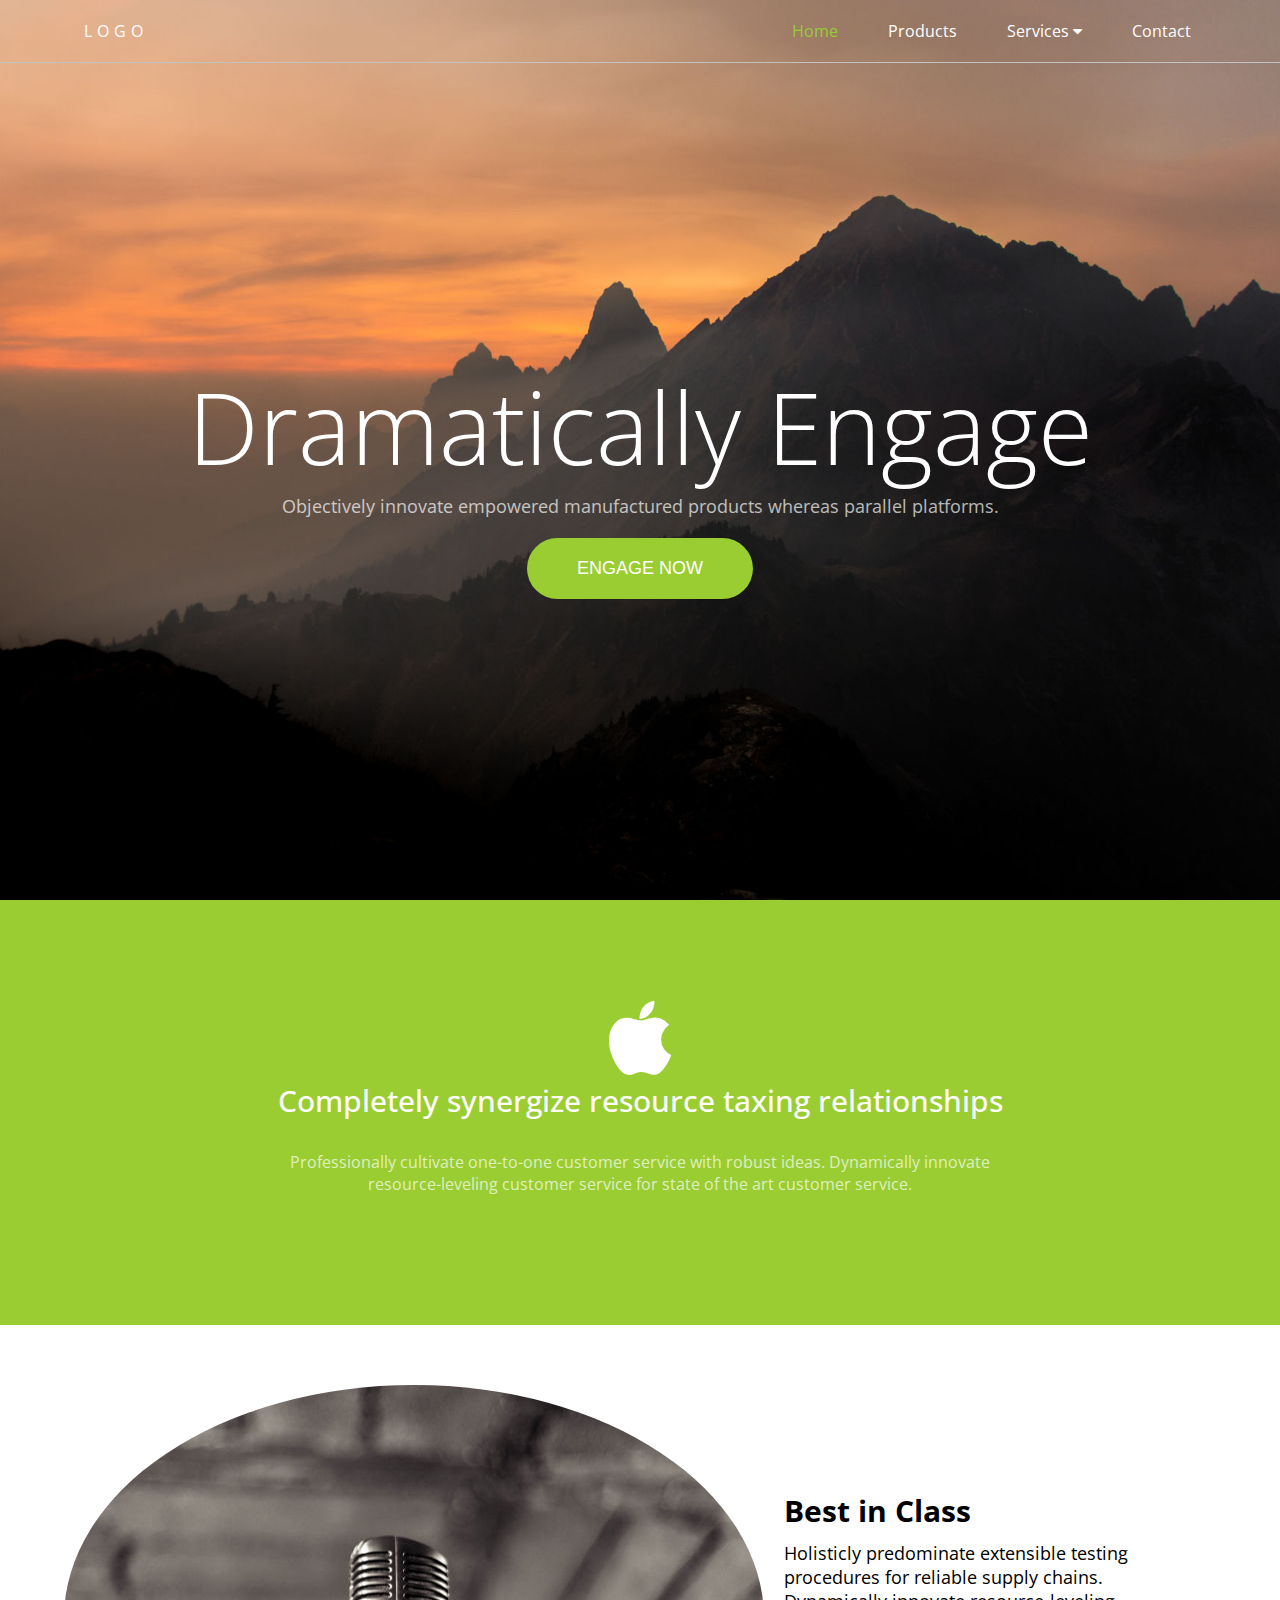
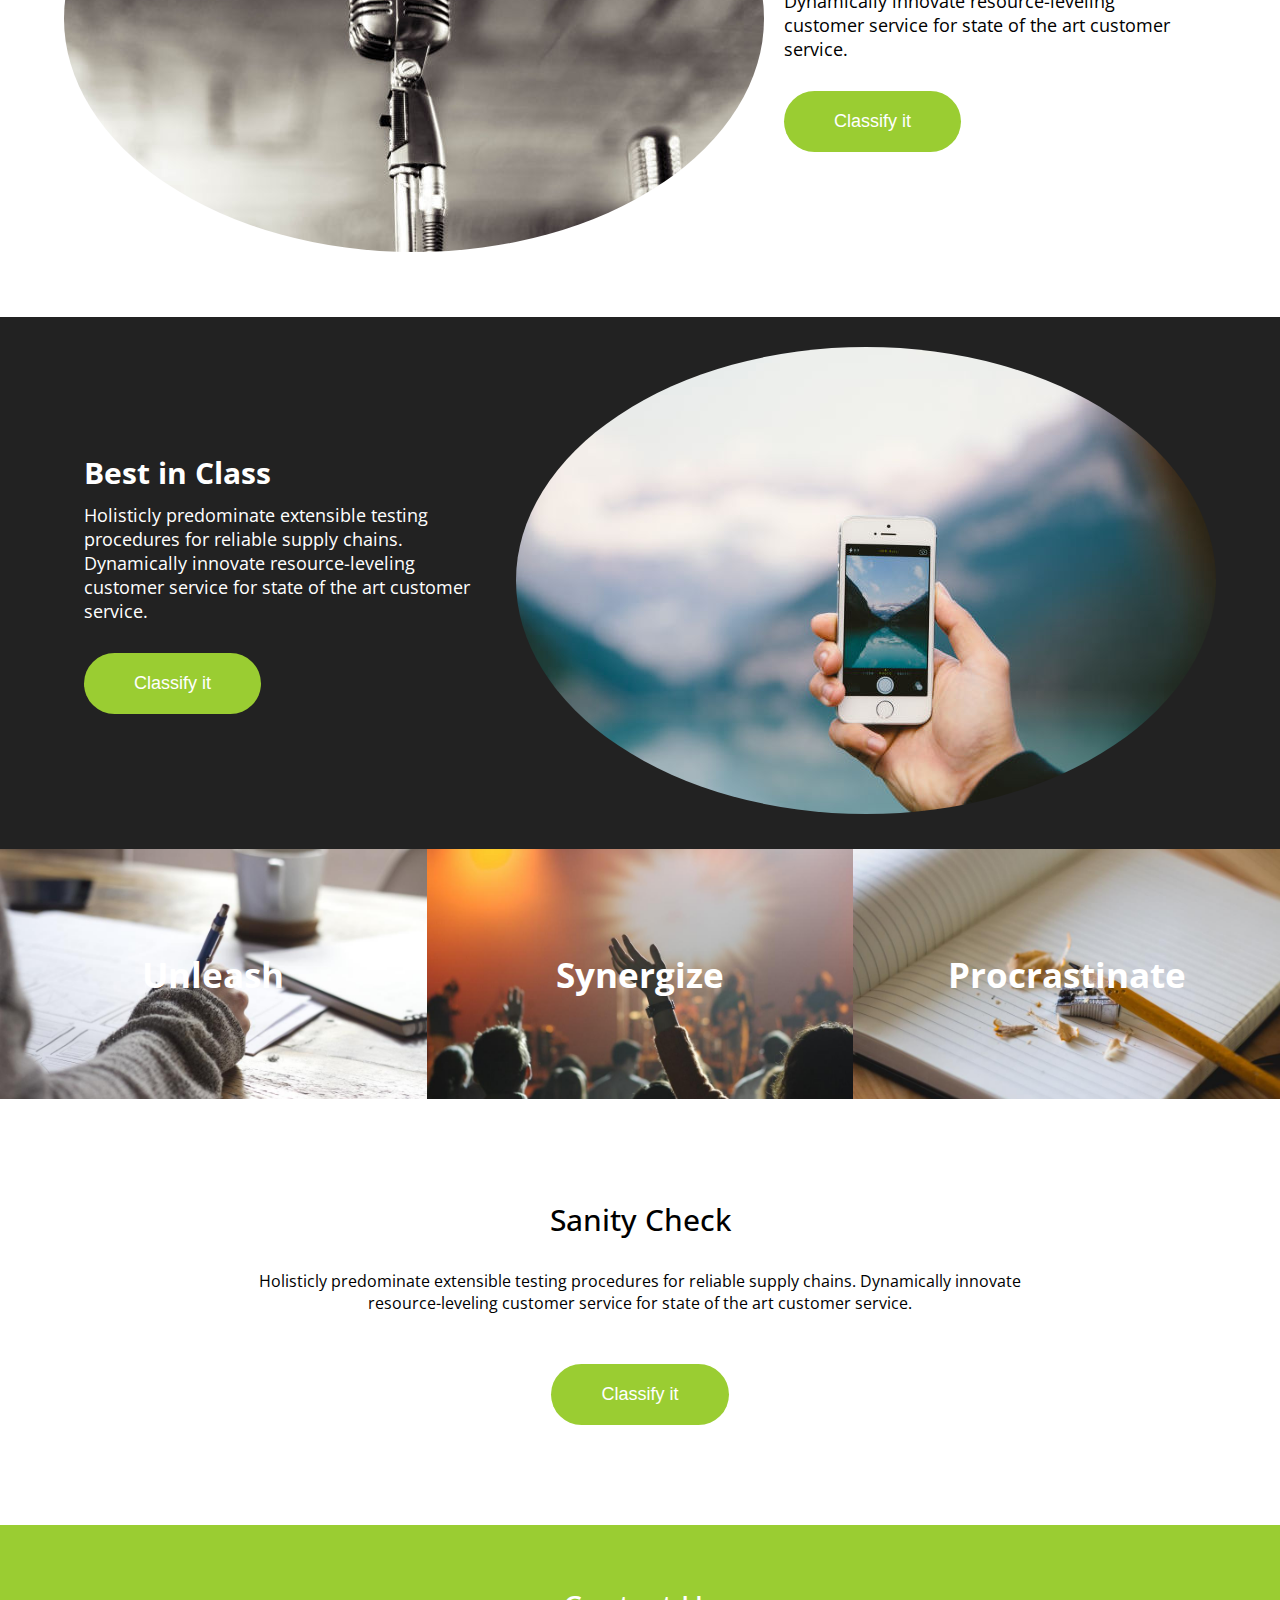
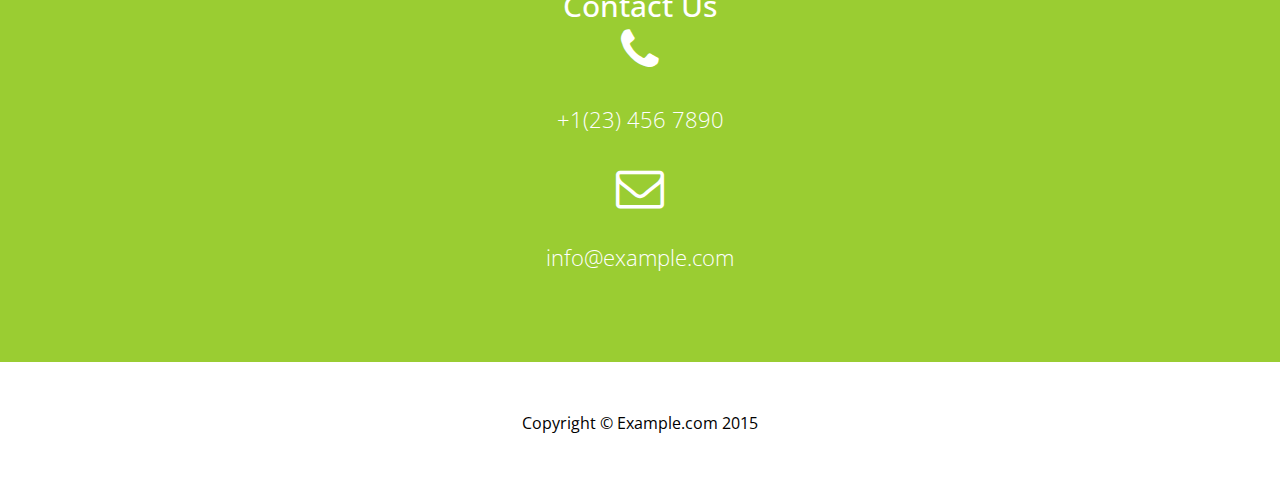
<file: bussiness_2/index.html>
<!DOCTYPE html>
<html lang="en">

<head>
    <meta charset="UTF-8">
    <meta name="viewport" content="width=device-width, initial-scale=1.0">
    <meta http-equiv="X-UA-Compatible" content="ie=edge">
    <title>Bushiness 2</title>
    <link rel='stylesheet' href='https://cdnjs.cloudflare.com/ajax/libs/font-awesome/4.7.0/css/font-awesome.min.css' />
    <link rel="stylesheet" href="./css/main.css">
</head>

<body>
    <header class="header">
        <nav class="main--navbar">
            <div class="logo">
                <a>Logo</a>
            </div>
            <div>
                <ul class="menu">
                    <li class="menu__item">
                        <a class="active" href="#">Home</a>
                    </li>
                    <li class="menu__item">
                        <a href="#">Products</a>
                    </li>
                    <li class="menu__item dropdown">
                        <a href="#">Services</a>
                        <i class="fa fa-caret-down dropdown__icon"></i>
                        <ul class="menu__dropdown">
                            <li class="dropdown__item">
                                <a href="#">Engage</a>
                            </li>
                            <li class="dropdown__item">
                                <a href="#">Pontificate</a>
                            </li>
                            <li class="dropdown__item">
                                <a href="#">Synergize</a>
                            </li>
                        </ul>
                    </li>
                    <li class="menu__item">
                        <a href="#">Contact</a>
                    </li>
                </ul>
            </div>
        </nav>
        <div class="header__content">
            <h1 class="header__heading">Dramatically Engage</h1>
            <p class="header__text">Objectively innovate empowered manufactured products whereas parallel platforms.</p>
            <button class="header__btn">ENGAGE NOW</button>
        </div>
    </header>
    <section class="sec sec--green">
        <div class="white--icon">
            <i class="fa fa-apple fa-5x"></i>
        </div>
        <h3 class="heading">Completely synergize resource taxing relationships</h3>
        <p class="text">Professionally cultivate one-to-one customer service with robust ideas. Dynamically innovate
            resource-leveling customer service for state of the art customer service.</p>
    </section>

    <section class="feature">
        <div class="feature__img">
            <img src="./img/microphone.jpg" alt="">
        </div>
        <div class="feature__text">
            <h4>Best in Class</h4>
            <p>Holisticly predominate extensible testing procedures for reliable supply chains. Dynamically innovate
                resource-leveling customer service for state of the art customer service.</p>
            <button class="feature__btn">Classify it</button>
        </div>
    </section>
    <section class="feature feature--black">
        <div class="feature__text">
            <h4>Best in Class</h4>
            <p>Holisticly predominate extensible testing procedures for reliable supply chains. Dynamically innovate
                resource-leveling customer service for state of the art customer service.</p>
            <button class="feature__btn">Classify it</button>
        </div>
        <div class="feature__img">
            <img src="./img/iphone.jpg" alt="">
        </div>
    </section>

    <section class="services--sec">
        <div class="bg service--item">
            <h3>Unleash</h3>
        </div>
        <div class="bg service--item">
            <h3>Synergize</h3>
        </div>
        <div class="bg service--item">
            <h3>Procrastinate</h3>
        </div>
    </section>

    <section class="sec">
        <h3 class="heading"> Sanity Check</h3>
        <p class="text">Holisticly predominate extensible testing procedures for reliable supply chains. Dynamically
            innovate resource-leveling customer service for state of the art customer service.</p>
        <button class="sec__btn">Classify it</button>
    </section>

    <section class="contactus">
        <h3 class="heading">Contact Us</h3>
        <div>
            <i class="fa fa-phone fa-3x white--icon"></i>
        </div>
        <p class="text"> +1(23) 456 7890</p>
        <div>
            <i class="fa fa-envelope-o fa-3x white--icon"></i>
        </div>
        <p class="text"> info@example.com</p>
    </section>

    <footer class="footer">
        Copyright © Example.com 2015
    </footer>
</body>

</html>
</file>
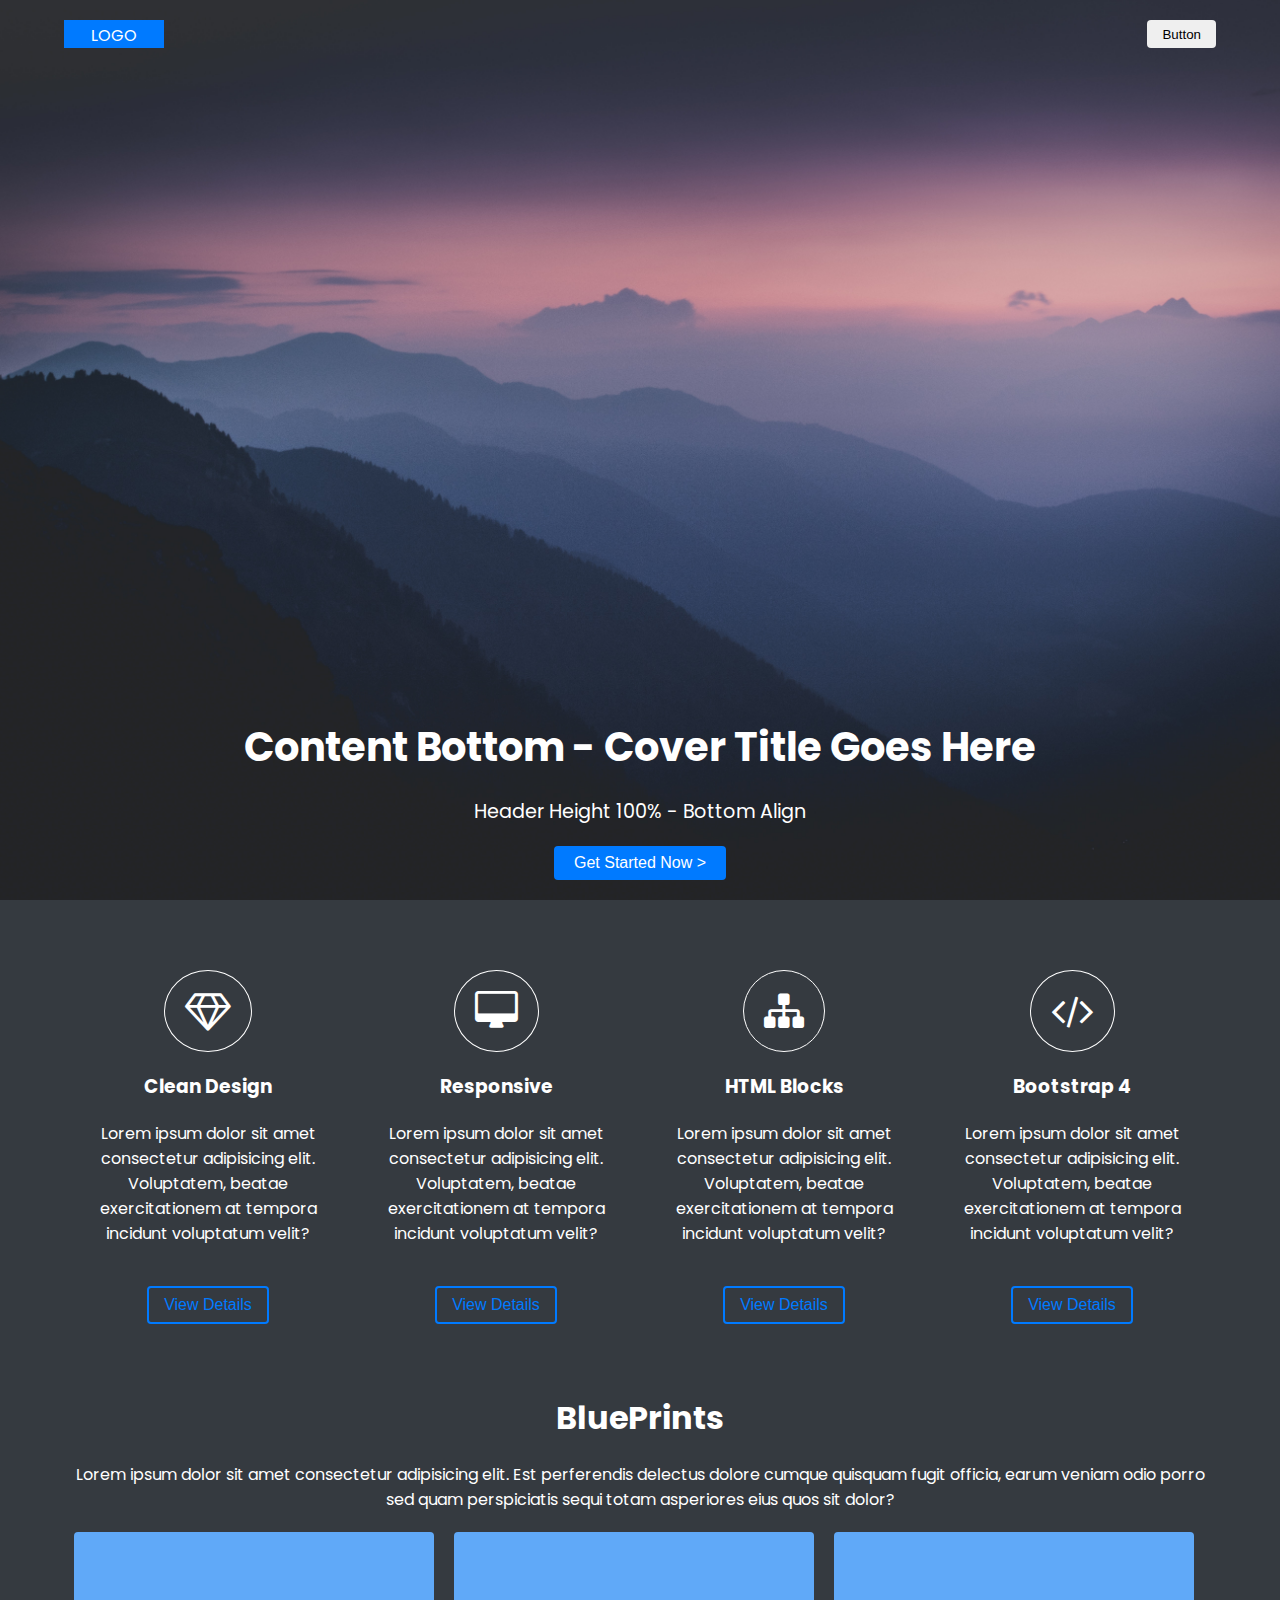
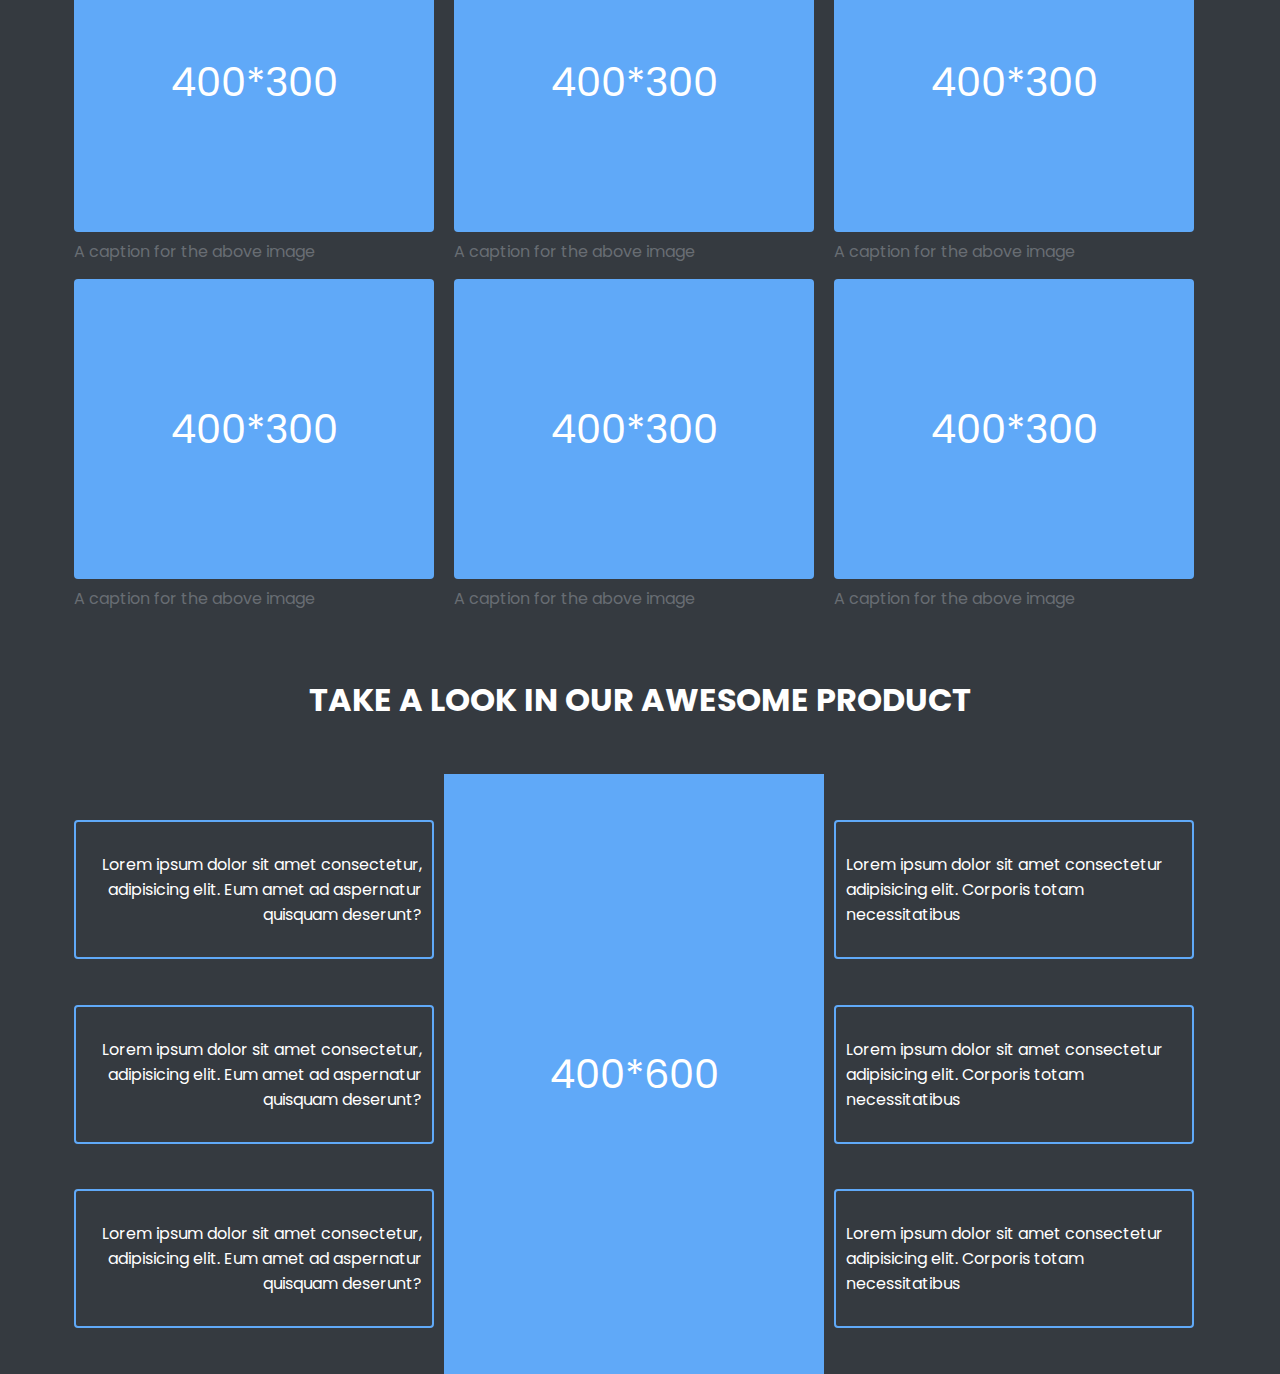
<file: example/index.html>
<!DOCTYPE html>
<html lang="en">

<head>
    <meta charset="UTF-8">
    <meta name="viewport" content="width=device-width, initial-scale=1.0">
    <meta http-equiv="X-UA-Compatible" content="ie=edge">
    <title>Example | Landing Page</title>
    <link href="https://fonts.googleapis.com/css?family=Poppins:400,600,700&display=swap" rel="stylesheet">
    <link rel='stylesheet' href='https://cdnjs.cloudflare.com/ajax/libs/font-awesome/4.7.0/css/font-awesome.min.css' />
    <link rel="stylesheet" href="./css/main.css">
</head>

<body>
    <header class="header d-flex justify-content-between flex-column">
        <nav class="header--nav d-flex justify-content-between">
            <div class="header--nav__logo">logo</div>
            <button class="header--nav__button button">Button</button>
        </nav>
        <section class="header--content text-center">
            <h1>Content Bottom - Cover Title Goes Here</h1>
            <p>Header Height 100% - Bottom Align</p>
            <button class="button">Get Started Now ></button>
        </section>
    </header>

    <section class="features">
        <div class="container d-flex">
            <div class="feature">
                <div class="feature--icon">
                    <i class="fa fa-diamond" aria-hidden="true"></i>
                </div>
                <h3>Clean Design</h3>
                <p>Lorem ipsum dolor sit amet consectetur adipisicing elit. Voluptatem, beatae exercitationem at tempora
                    incidunt voluptatum velit?</p>
                <button class="button">View Details</button>
            </div>
            <div class="feature">
                <div class="feature--icon">
                    <i class="fa fa-desktop" aria-hidden="true"></i>
                </div>
                <h3>Responsive</h3>
                <p>Lorem ipsum dolor sit amet consectetur adipisicing elit. Voluptatem, beatae exercitationem at tempora
                    incidunt voluptatum velit?</p>
                <button class="button">View Details</button>
            </div>
            <div class="feature">
                <div class="feature--icon">
                    <i class="fa fa-sitemap" aria-hidden="true"></i>
                </div>
                <h3>HTML Blocks</h3>
                <p>Lorem ipsum dolor sit amet consectetur adipisicing elit. Voluptatem, beatae exercitationem at tempora
                    incidunt voluptatum velit?</p>
                <button class="button">View Details</button>
            </div>
            <div class="feature">
                <div class="feature--icon">
                    <i class="fa fa-code" aria-hidden="true"></i>
                </div>
                <h3>Bootstrap 4</h3>
                <p>Lorem ipsum dolor sit amet consectetur adipisicing elit. Voluptatem, beatae exercitationem at tempora
                    incidunt voluptatum velit?</p>
                <button class="button">View Details</button>
            </div>
        </div>
    </section>

    <section class="blue--prints">
        <div class="container">
            <div class="text-center blue--prints__heading">
                <h1>BluePrints</h1>
                <p class="blue--print__description">Lorem ipsum dolor sit amet consectetur adipisicing elit. Est
                    perferendis delectus dolore cumque quisquam fugit officia, earum veniam odio porro sed quam
                    perspiciatis sequi totam asperiores eius quos sit dolor?</p>
            </div>
            <div class="d-flex flex-wrap text-center">
                <div class="blue--print__item">
                    <div class="blue--print__image d-flex">400*300</div>
                    <p>A caption for the above image</p>
                </div>
                <div class="blue--print__item">
                    <div class="blue--print__image  d-flex">400*300</div>
                    <p>A caption for the above image</p>
                </div>
                <div class="blue--print__item">
                    <div class="blue--print__image  d-flex">400*300</div>
                    <p>A caption for the above image</p>
                </div>
                <div class="blue--print__item">
                    <div class="blue--print__image  d-flex">400*300</div>
                    <p>A caption for the above image</p>
                </div>
                <div class="blue--print__item">
                    <div class="blue--print__image  d-flex">400*300</div>
                    <p>A caption for the above image</p>
                </div>
                <div class="blue--print__item">
                    <div class="blue--print__image  d-flex">400*300</div>
                    <p>A caption for the above image</p>
                </div>
            </div>
        </div>
    </section>

    <section class="take--look">
        <div class="container">
            <div class="text-center take--look__heading">
                <h1 class="text-uppercase">Take a look in our awesome product</h1>
            </div>
            <div class="take--look__content d-flex text-center">
                <div class="take--look__item text-right d-flex justify-content-evenly flex-column">
                    <div class="item">
                        <p>Lorem ipsum dolor sit amet consectetur, adipisicing elit. Eum amet ad aspernatur quisquam
                            deserunt?</p>
                    </div>
                    <div class="item">
                        <p>Lorem ipsum dolor sit amet consectetur, adipisicing elit. Eum amet ad aspernatur quisquam
                            deserunt?</p>
                    </div>
                    <div class="item">
                        <p>Lorem ipsum dolor sit amet consectetur, adipisicing elit. Eum amet ad aspernatur quisquam
                            deserunt?</p>
                    </div>
                </div>
                <div class="take--look__item take--look__item__img d-flex">
                    400*600
                </div>
                <div class="take--look__item text-left d-flex justify-content-evenly flex-column">
                    <div class="item">
                        <p>Lorem ipsum dolor sit amet consectetur adipisicing elit. Corporis totam necessitatibus</p>
                    </div>
                    <div class="item">
                        <p>Lorem ipsum dolor sit amet consectetur adipisicing elit. Corporis totam necessitatibus</p>
                    </div>
                    <div class="item">
                        <p>Lorem ipsum dolor sit amet consectetur adipisicing elit. Corporis totam necessitatibus</p>
                    </div>
                </div>
            </div>
        </div>
    </section>
</body>

</html>
</file>
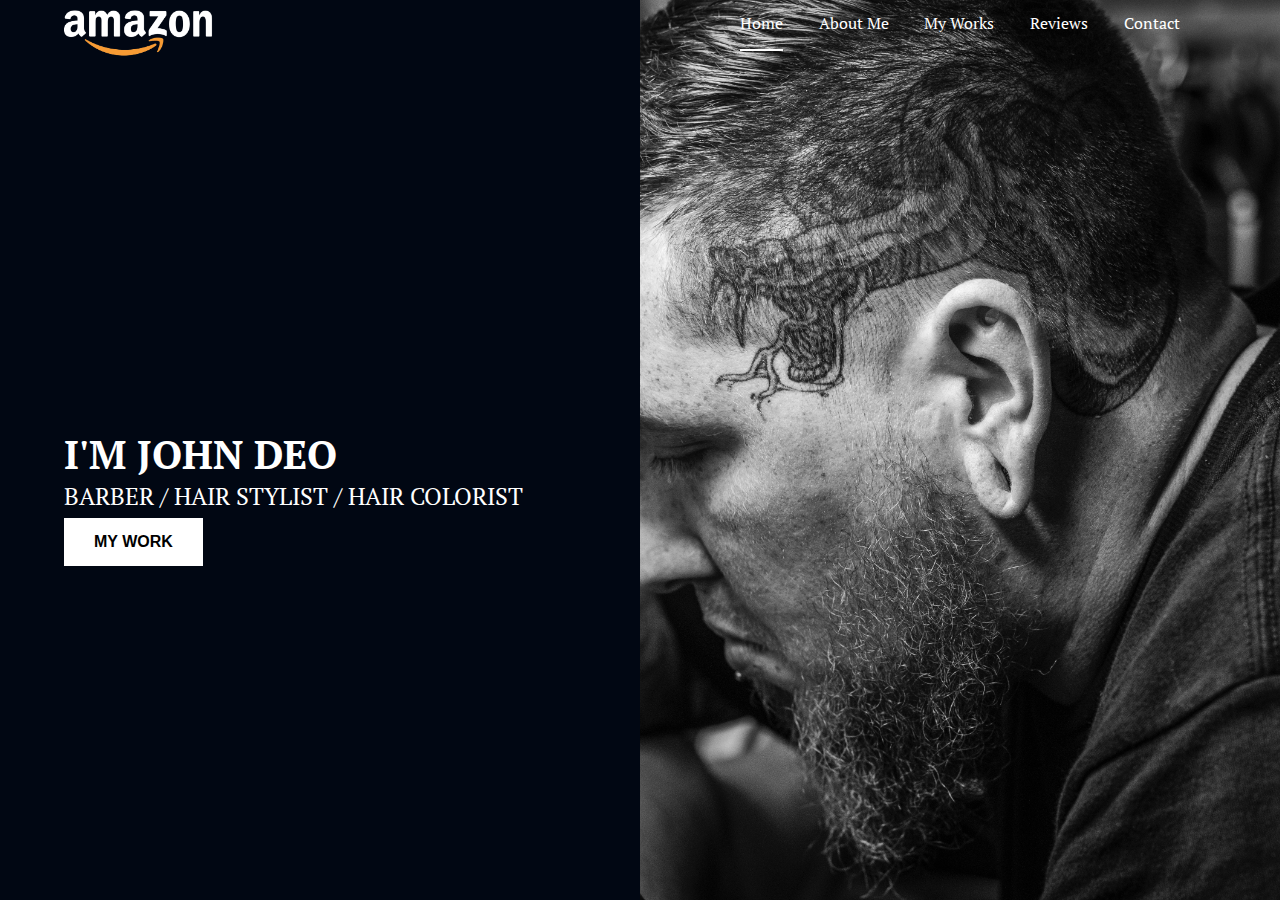
<file: example_2/index.html>
<!DOCTYPE html>
<html lang="en">

<head>
    <meta charset="UTF-8">
    <meta name="viewport" content="width=device-width, initial-scale=1.0">
    <meta http-equiv="X-UA-Compatible" content="ie=edge">
    <title>Example 2| Website Layout</title>
    <link href="https://fonts.googleapis.com/css?family=PT+Serif:400,700&display=swap" rel="stylesheet">
    <link rel='stylesheet' href='./css/reset.css' />
    <link rel="stylesheet" href="./css/flex.css">
    <link rel="stylesheet" href="./css/main.css">
</head>

<body>
    <header class="header d-flex">
        <div class="header--content bg-dark-blue flex-1">
            <div class="container">
                <div class="header--content__logo">
                    <img src="./img/logo.webp" alt="Website Logo" class="">
                </div>
                <div class="header--content__text d-flex flex-column justify-content-center align-items-start">
                    <h1 class="text-uppercase">I'm john deo</h1>
                    <p class="text-uppercase">Barber / Hair stylist / hair colorist</p>
                    <button class="text-uppercase button header--button">My Work</button>
                </div>
            </div>
        </div>
        <div class="header--menu flex-1">
            <div class="container">
                <ul class="header--menu__list d-flex justify-content-even">
                    <li class="menu__item active">
                        <a href="#">Home</a>
                    </li>
                    <li class="menu__item">
                        <a href="about.html">About Me</a>
                    </li>
                    <li class="menu__item">
                        <a href="#">My Works</a>
                    </li>
                    <li class="menu__item">
                        <a href="#">Reviews</a>
                    </li>
                    <li class="menu__item">
                        <a href="#">Contact</a>
                    </li>
                </ul>
            </div>
        </div>
    </header>
</body>

</html>
</file>
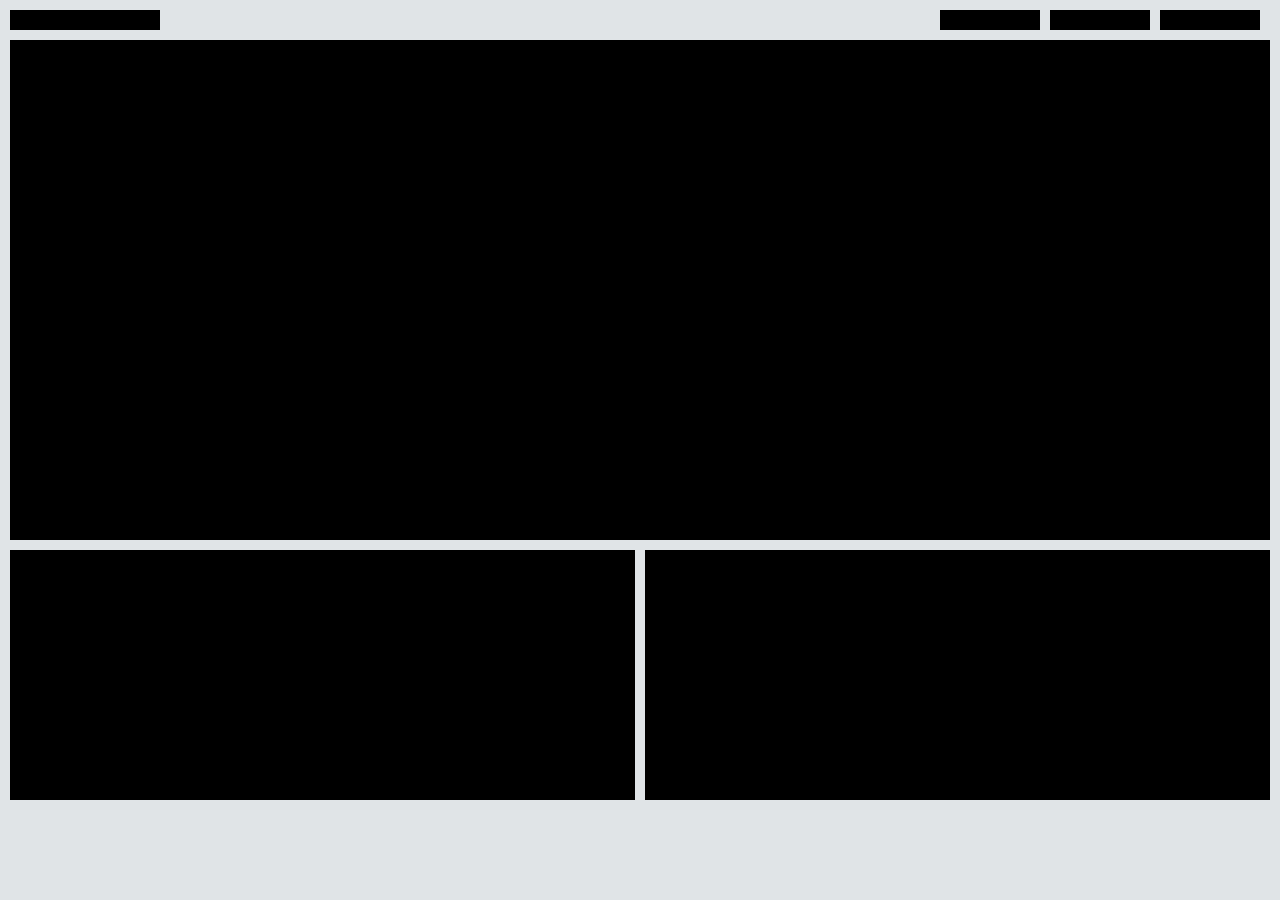
<file: first/index.html>
<!DOCTYPE html>
<html lang="en">

<head>
    <meta charset="UTF-8">
    <meta name="viewport" content="width=device-width, initial-scale=1.0">
    <meta http-equiv="X-UA-Compatible" content="ie=edge">
    <title>Simple Layout</title>
    <link rel="stylesheet" href="css/main.css" />
</head>

<body>
    <header class="header">
        <div class="logo"></div>
        <div class="menu">
            <div class="menu--item"></div>
            <div class="menu--item"></div>
            <div class="menu--item"></div>
        </div>
    </header>
    <section class="slider"></section>
    <section class="posts">
        <div class="post post--one"></div>
        <div class="post post--two"></div>
    </section>
</body>

</html>
</file>
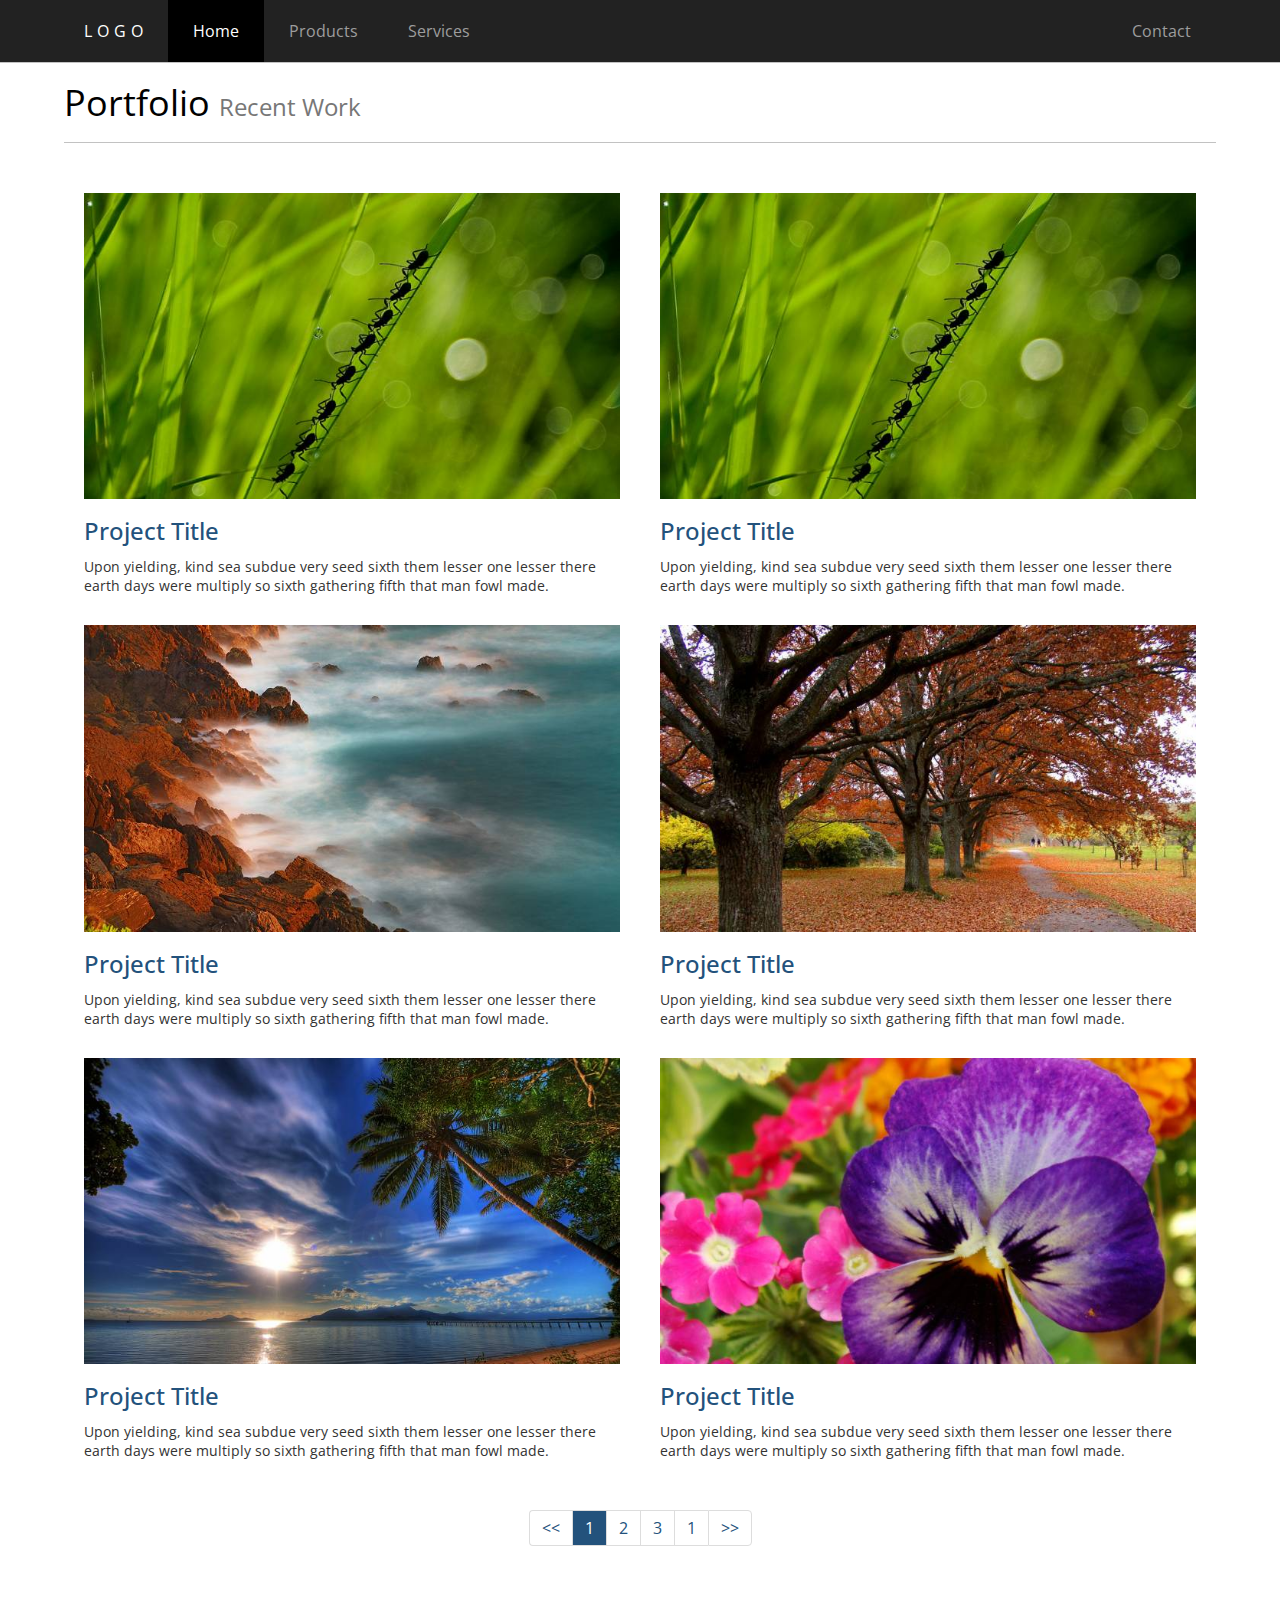
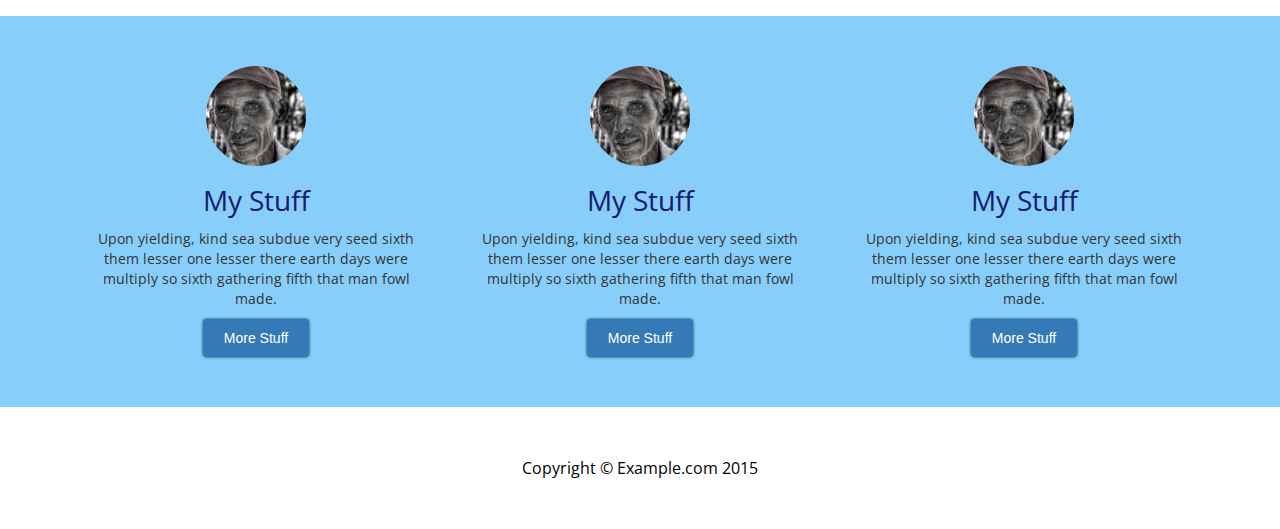
<file: portfolio/index.html>
<!DOCTYPE html>
<html lang="en">

<head>
    <meta charset="UTF-8">
    <meta name="viewport" content="width=device-width, initial-scale=1.0">
    <meta http-equiv="X-UA-Compatible" content="ie=edge">
    <title>Portfolio</title>
    <link rel="stylesheet" href="./css/main.css">
</head>

<body>
    <nav class="main--navbar">
        <div class="logo">
            <a>Logo</a>
        </div>
        <div>
            <ul class="menu">
                <li class="menu__item active">
                    <a href="#">Home</a>
                </li>
                <li class="menu__item">
                    <a href="#">Products</a>
                </li>
                <li class="menu__item dropdown">
                    <a href="#">Services</a>
                </li>
            </ul>
        </div>
        <div class="ml-auto">
            <ul class="menu">
                <li class="menu__item">
                    <a href="#">Contact</a>
                </li>
            </ul>
        </div>
    </nav>

    <section class="portfolio--sec">
        <div class="portfolio__heading">
            <h1>Portfolio <small>Recent Work</small></h1>
        </div>
    </section>
    <section class="articles">
        <article class="article--item">
            <img src="./img/1.jpeg" alt="">
            <div class="article--item__text">
                <a href="#" class="article__heading">Project Title</a>
                <p class="article__text">Upon yielding, kind sea subdue very seed sixth them lesser one lesser there
                    earth days were multiply
                    so sixth gathering fifth that man fowl made.</p>
            </div>
        </article>
        <article class="article--item">
            <img src="./img/1.jpeg" alt="">
            <div class="article--item__text">
                <a href="#" class="article__heading">Project Title</a>
                <p class="article__text">Upon yielding, kind sea subdue very seed sixth them lesser one lesser there
                    earth days were multiply
                    so sixth gathering fifth that man fowl made.</p>
            </div>
        </article>
        <article class="article--item">
            <img src="./img/3.jpeg" alt="">
            <div class="article--item__text">
                <a href="#" class="article__heading">Project Title</a>
                <p class="article__text">Upon yielding, kind sea subdue very seed sixth them lesser one lesser there
                    earth days were multiply
                    so sixth gathering fifth that man fowl made.</p>
            </div>
        </article>
        <article class="article--item">
            <img src="./img/4.jpeg" alt="">
            <div class="article--item__text">
                <a href="#" class="article__heading">Project Title</a>
                <p class="article__text">Upon yielding, kind sea subdue very seed sixth them lesser one lesser there
                    earth days were multiply
                    so sixth gathering fifth that man fowl made.</p>
            </div>
        </article>
        <article class="article--item">
            <img src="./img/5.jpeg" alt="">
            <div class="article--item__text">
                <a href="#" class="article__heading">Project Title</a>
                <p class="article__text">Upon yielding, kind sea subdue very seed sixth them lesser one lesser there
                    earth days were multiply
                    so sixth gathering fifth that man fowl made.</p>
            </div>
        </article>
        <article class="article--item">
            <img src="./img/6.jpeg" alt="">
            <div class="article--item__text">
                <a href="#" class="article__heading">Project Title</a>
                <p class="article__text">Upon yielding, kind sea subdue very seed sixth them lesser one lesser there
                    earth days were multiply
                    so sixth gathering fifth that man fowl made.</p>
            </div>
        </article>
        <div class="pagination">
            <div class="pagination--item">&lt;&lt;</div>
            <div class="pagination--item active">1</div>
            <div class="pagination--item">2</div>
            <div class="pagination--item">3</div>
            <div class="pagination--item">1</div>
            <div class="pagination--item">>></div>
        </div>
    </section>

    <section class="features">
        <div class="feature--item">
            <img src="./img/user.jpeg" alt="">
            <div>
                <h3 class="feature__name">My Stuff</h3>
                <p class="feature__text">Upon yielding, kind sea subdue very seed sixth them lesser one lesser there
                    earth days were multiply so sixth gathering fifth that man fowl made.</p>
                <button class="btn">More Stuff</button>
            </div>
        </div>
        <div class="feature--item">
            <img src="./img/user.jpeg" alt="">
            <div>
                <h3 class="feature__name">My Stuff</h3>
                <p class="feature__text">Upon yielding, kind sea subdue very seed sixth them lesser one lesser there
                    earth days were multiply so sixth gathering fifth that man fowl made.</p>
                <button class="btn">More Stuff</button>
            </div>
        </div>
        <div class="feature--item">
            <img src="./img/user.jpeg" alt="">
            <div>
                <h3 class="feature__name">My Stuff</h3>
                <p class="feature__text">Upon yielding, kind sea subdue very seed sixth them lesser one lesser there
                    earth days were multiply so sixth gathering fifth that man fowl made.</p>
                <button class="btn">More Stuff</button>
            </div>
        </div>
    </section>

    <footer class="footer">
        Copyright © Example.com 2015
    </footer>
</body>

</html>
</file>
<file: example/css/main.css>
* {
  margin: 0;
  padding: 0;
  box-sizing: border-box;
}

html,
body {
  font-size: 16px;
  font-family: "Poppins", sans-serif;
  background-color: #353a40;
}

.d-flex {
  display: flex;
}

.justify-content-between {
  justify-content: space-between;
}

.justify-content-evenly{
    justify-content: space-evenly;
}

.flex-column {
  flex-direction: column;
}

.flex-wrap {
  flex-wrap: wrap;
}

.text-center {
  text-align: center;
}

.text-right {
  text-align: right;
}

.text-left {
  text-align: left;
}

.text-uppercase {
  text-transform: uppercase;
}

.button {
  border: none;
  box-shadow: none;
  border-radius: 4px;
}

header {
  height: 100vh;
  background-image: url("./../img/header-bg.jpg");
  background-repeat: no-repeat;
  background-size: cover;
  background-position: center;
}

.header--nav {
  width: 90%;
  margin: 20px auto;
}

.header--nav__logo {
  background-color: #007aff;
  width: 100px;
  text-align: center;
  color: #ffffff;
  text-transform: uppercase;
  padding-top: 3px;
}

.header--nav__button {
  padding: 5px 15px;
}

.header--content {
  color: white;
}

.header--content * {
  margin-bottom: 20px;
}

.header--content h1 {
  font-size: 2.5rem;
}

.header--content p {
  font-size: 1.2rem;
}

.header--content button {
  background-color: #007aff;
  padding: 8px 20px;
  color: #ffffff;
  font-size: 1rem;
}

.container {
  width: 90%;
  margin: 0 auto;
}

.features {
  padding-top: 50px;
  padding-bottom: 50px;
  color: #ffffff;
}

.feature {
  padding: 0 10px;
  text-align: center;
}

.feature > * {
  margin-top: 20px;
  margin-bottom: 20px;
}

.feature--icon i {
  font-size: 2.5rem;
  border: 1px solid #ffffff;
  padding: 20px;
  border-radius: 50%;
}

.feature button {
  background-color: transparent;
  color: #007aff;
  border: 2px solid #007aff;
  padding: 8px 15px;
  font-size: 1rem;
}

.feature button:focus,
.feature button:hover {
  border: 2px dotted grey;
}

.blue--prints,
.take--look {
  color: #ffffff;
}
.blue--prints h1,
.take--look .take--look__heading h1 {
  color: #ffffff;
}

.blue--prints__heading h1,
.blue--prints__heading p {
  margin-bottom: 20px;
}

.blue--print__item {
  width: 33%;
  padding: 0 10px;
}

.blue--print__image {
  background-color: #60a9f8;
  width: 100%;
  height: 300px;
  font-size: 2.5rem;
  align-items: center;
  justify-content: center;
  border-radius: 4px;
}

.blue--print__item p {
  text-align: left;
  margin-top: 7px;
  margin-bottom: 15px;
  color: #686d73;
}

.take--look__heading {
  padding: 50px 0;
}

.take--look__item {
  width: 33%;
}

.take--look__item__img {
  background-color: #60a9f8;
  height: 600px;
  font-size: 2.5rem;
  justify-content: center;
  align-items: center;
}

.take--look__item {
  padding: 0 10px;
}

.take--look__item .item {
  border: 2px solid #60a9f8;
  padding: 30px 10px;
  border-radius: 4px;
}
</file>
<file: example_2/css/flex.css>
.d-flex {
  display: flex;
}

.justify-content-center {
  justify-content: center;
}

.justify-content-even {
  justify-content: space-evenly;
}

.align-items-center {
  align-items: center;
}

.align-items-start {
  align-items: flex-start;
}

.flex-1 {
  flex: 1;
}

.flex-column {
  flex-direction: column;
}
</file>
<file: example_2/css/main.css>
body {
  color: #ffffff;
  font-size: 16px;
  font-family: "PT Serif", serif;
}
.bg-dark-blue,
body {
  background-color: #010713;
}

.container {
  width: 80%;
  margin: 0 auto;
}

.text-center {
  text-align: center;
}

.text-left {
  text-align: left;
}

.text-right {
  text-align: right;
}

.text-uppercase {
  text-transform: uppercase;
}

.button {
  padding: 0;
  border: none;
  box-shadow: none;
}

.header {
  width: 100%;
  height: 100vh;
}

.header--content,
.header--menu {
  height: 100%;
}

.header--content__logo {
  max-width: 150px;
  height: 100px;
}

.header--content__logo img {
  max-width: 100%;
  max-height: 100%;
  margin-top: 10px;
}

.header--menu {
  background: url("./../img/2.jpg") no-repeat center;
  background-size: cover;
}

.header--menu__list {
  margin-top: 15px;
}

.header--menu__list a {
  color: white;
  text-decoration: none;
  text-transform: capitalize;
  font-size: 1rem;
}

.menu__item.active a {
  padding-bottom: 15px;
  border-bottom: 2px solid white;
}

.header--content__text {
  height: calc(100vh - 100px);
}

.header--content__text h1 {
  font-size: 2.5rem;
  font-weight: bold;
}
.header--content__text p {
  font-size: 1.5rem;
  margin-top: 10px;
  margin-bottom: 10px;
}

.header--button{
    padding: 15px 30px;
    background-color: #fff;
    font-size: 1rem;
    font-weight: bold;
}
</file>
<file: first/css/main.css>
html,
body {
  width: 100%;
  height: 100%;
  margin: 0;
  padding: 0;
  background-color: #e0e4e7;
}

body {
  box-sizing: border-box;
  padding: 10px;
}

.header {
  height: 20px;
}

.logo {
  height: 20px;
  background-color: black;
  float: left;
  width: 150px;
}

.menu {
  float: right;
  width: 500px;
  height: 20px;
}

.menu--item {
  float: right;
  height: 100%;
  width: 100px;
  background-color: #000;
  margin-right: 10px;
}

.slider {
  margin-top: 10px;
  clear: both;
  height: 500px;
  background-color: #000;
}

.post {
  width: calc(50% - 5px);
  height: 250px;
  background-color: #000;
  margin-top: 10px;
}

.post--one {
  float: left;
  margin-right: 5px;
}

.post--two {
  float: right;
  margin-left: 5px;
}
</file>
<file: portfolio/css/main.css>
@import url('https://fonts.googleapis.com/css?family=Open+Sans:300,400,700&display=swap');
* {
    margin: 0;
    padding: 0;
    box-sizing: border-box;
}

html, body {
    font-family: 'Open Sans', sans-serif;
    font-size: 16px;
}

.main--navbar {
    /**
     * Try Learning FlexBox from This link if you don't understand it before
     * https://flexboxfroggy.com/
     */
    display: flex;
    padding: 0 5%;
    background-color: #222222;
    border-bottom: 1px solid #c2c2c2
}

.logo {
    color: white;
    letter-spacing: 5px;
    text-transform: uppercase;
    font-weight: 400;
    font-size: 16px;
    padding: 20px;
}

.menu {
    display: flex;
    list-style-type: none;
    align-items: center;
    height: 100%;
}

.menu__item {
    padding: 10px 25px;
    cursor: pointer;
    height: 100%;
    display: flex;
    align-items: center;
}

.menu__item a {
    color: rgb(157, 157, 157);
    text-decoration: none;
    /** Remove the underline from all the links. Try removing the value and see the changes to better understand */
}

.menu__item.active {
    background-color: #000000;
    color: #ffffff
    /** An Active Navbar Item in the Page which represent the current loaded page on browser */
}

.menu__item.active a {
    color: #ffffff
}

.ml-auto {
    margin-left: auto;
}

.portfolio--sec {
    width: 90%;
    margin: 0 auto
}

.portfolio__heading {
    margin-top: 15px;
    padding-bottom: 15px;
    border-bottom: 1px solid #c2c2c2
}

.portfolio__heading h1 {
    font-weight: 400;
    font-size: 36px;
    color: #000000;
}

.portfolio__heading h1 small {
    font-size: 24px;
    color: #777;
}

.articles {
    display: flex;
    flex-wrap: wrap;
    width: 90%;
    margin: 20px auto;
}

.article--item {
    width: 50%;
    padding: 0 20px;
    margin-top: 30px;
}

.article--item img {
    width: 100%;
}

.article__heading {
    font-size: 24px;
    color: #23527c;
    font-weight: 500;
    text-decoration: none;
    margin: 10px auto;
    display: block;
}

.article__text {
    font-size: 14px;
    color: #333
}

.pagination {
    display: flex;
    justify-content: center;
    align-items: center;
    margin: 50px auto;
}

.pagination--item {
    background-color: #fff;
    border: 1px solid #ddd;
    padding: 6px 12px;
    color: #23527c;
    cursor: pointer;
    font-size: 16px;
}

.pagination--item:hover {
    background-color: #eee;
}

.pagination--item.active {
    background-color: #23527c;
    color: #ffffff;
}

.pagination--item:first-of-type {
    border-top-left-radius: 4px;
    border-bottom-left-radius: 4px;
}

.pagination--item:last-of-type {
    border-top-right-radius: 4px;
    border-bottom-right-radius: 4px;
}

.pagination--item:not(:last-of-type) {
    border-right: none;
}

.features {
    background-color: #87cefa;
    padding: 50px 5%;
    display: flex;
}

.feature--item {
    padding: 0 30px;
    text-align: center;
}

.feature--item img {
    width: 100px;
    height: 100px;
    border-radius: 50%;
}

.feature--item .feature__name {
    color: #191970;
    font-weight: 400;
    font-size: 28px;
    margin: 10px auto;
}

.feature--item .feature__text {
    font-size: 14px;
    color: #333;
    line-height: 1.42857143;
    margin-bottom: 10px;
}

.feature--item .btn {
    padding: 10px 20px;
    font-size: 14px;
    font-weight: 400;
    cursor: pointer;
    background-color: #337ab7;
    border: 1px solid transparent;
    color: #ffffff;
    box-shadow: 0 0 3px rgba(0, 0, 0, 0.8);
    border-radius: 4px;
}

.footer {
    padding: 50px 0;
    text-align: center;
}
</file>
<file: bussiness_2/css/main.css>
@import url('https://fonts.googleapis.com/css?family=Open+Sans:400,700&display=swap');
* {
    /** Resetting Margin, Padding of ALL elements */
    margin: 0;
    padding: 0;
    box-sizing: border-box;
}

html, body {
    height: 100%;
    width: 100%;
    font-size: 16px;
    font-family: 'Open Sans', sans-serif;
    /** Open Sans font for whole document. Apply which ever font you want */
}

.header {
    background-image: url('./../img/header.jpg');
    /** Background Image of the header section */
    background-repeat: no-repeat;
    background-size: cover;
    background-position: center;
    height: 100%;
}

.main--navbar {
    /**
     * Try Learning FlexBox from This link if you don't understand it before
     * https://flexboxfroggy.com/
     */
    display: flex;
    justify-content: space-between;
    padding: 0 5%;
    border-bottom: 1px solid #c2c2c2
}

.logo {
    color: white;
    letter-spacing: 5px;
    text-transform: uppercase;
    font-weight: 400;
    font-size: 16px;
    padding: 20px;
}

.menu {
    display: flex;
    list-style-type: none;
    margin-top: 10px;
}

.menu__item {
    padding: 10px 25px;
    cursor: pointer;
}

.menu__item a {
    color: #ffffff;
    text-decoration: none;
    /** Remove the underline from all the links. Try removing the value and see the changes to better understand */
}

.menu__item a.active {
    color: rgb(154, 205, 50);
    /** An Active Navbar Item in the Page which represent the current loaded page on browser */
}

.dropdown {
    position: relative;
    /** Position in CSS. See CSS tutorials I copied in your mobile */
}

.dropdown .dropdown__icon {
    color: #ffffff
}

.menu__dropdown {
    list-style-type: none;
    background-color: #fff;
    border-bottom-right-radius: 4px;
    border-bottom-left-radius: 4px;
    position: absolute;
    /** Position in CSS. See CSS tutorials I copied in your mobile */
    top: calc(100% + 10px);
    display: none;
}

.dropdown:hover .menu__dropdown {
    display: block;
}

.dropdown__item {
    padding: 10px 35px;
}

.dropdown__item:hover {
    background-color: #f5f5f5;
}

.dropdown__item a {
    color: #000000;
}

.header__content {
    height: calc(100% - 70px);
    /** Height of Screen - Height of Navbar */
    display: flex;
    justify-content: center;
    align-items: center;
    flex-direction: column;
}

.header__heading {
    color: #ffffff;
    font-size: 100px;
    font-weight: 300
}

.header__text {
    font-size: 18px;
    color: rgba(255, 255, 255, .7)
}

.header__btn, .feature__btn, .sec__btn {
    border: none;
    background-color: yellowgreen;
    color: #ffffff;
    font-size: 18px;
    padding: 20px 50px;
    margin-top: 20px;
    border-radius: 50px;
    cursor: pointer;
}

.header__btn:hover, .feature__btn:hover, .sec__btn:hover {
    background-color: limegreen;
}

.sec {
    text-align: center;
    padding: 100px 0;
}

.sec--green {
    background-color: rgb(154, 205, 50);
}

.sec--green .heading {
    color: #ffffff;
}

.sec--green .text {
    color: rgba(255, 255, 255, .7);
}

.heading {
    font-size: 30px;
    text-align: center;
    font-weight: 500;
}

.text {
    text-align: center;
    max-width: 60%;
    margin: 30px auto;
    font-size: 16px;
}

.feature {
    padding: 30px 5%;
    margin: 30px auto 0 auto;
    display: flex;
}

.feature--black {
    background-color: #222222;
    color: #ffffff;
}

.feature__img img {
    border-radius: 50%;
}

.feature__text {
    padding: 0 20px;
    display: flex;
    justify-content: center;
    align-items: flex-start;
    flex-direction: column;
}

.feature__text h4 {
    font-size: 30px
}

.feature__text p {
    font-size: 18px;
    margin: 10px auto;
}

.services--sec {
    display: flex;
}

.services--sec .service--item {
    flex: 1;
    height: 250px;
    background-repeat: no-repeat;
    background-position: center;
    background-size: 100%;
    display: flex;
    align-items: center;
    justify-content: center;
    font-size: 30px;
    color: #ffffff;
    cursor: pointer;
}

.services--sec .service--item:hover {
    border: 10px solid rgba(255, 255, 255, .3);
    background-size: 110%
}

/**
 * first-of-type,nth-of-type-last-of-type are called pseudo-classes
 * Learn more about them from this link
 * https://developer.mozilla.org/en-US/docs/Web/CSS/Pseudo-classes
 */

.services--sec .service--item:first-of-type {
    background-image: url('./../img/writing.jpg');
}

.services--sec .service--item:nth-of-type(2) {
    background-image: url('./../img/concert.jpg');
}

.services--sec .service--item:last-of-type {
    background-image: url('./../img/pencil_sharpener.jpg');
}

.white--icon {
    color: #ffffff;
}

.contactus {
    padding: 60px 20px;
    background-color: yellowgreen;
    color: #fff;
    text-align: center
}

.contactus .heading {
    font-size: 30px;
    font-weight: 500;
}

.contactus .text {
    font-size: 22px;
    font-weight: 300
}

.footer {
    padding: 50px 20px;
    text-align: center;
    font-size: 16px;
}
</file>
